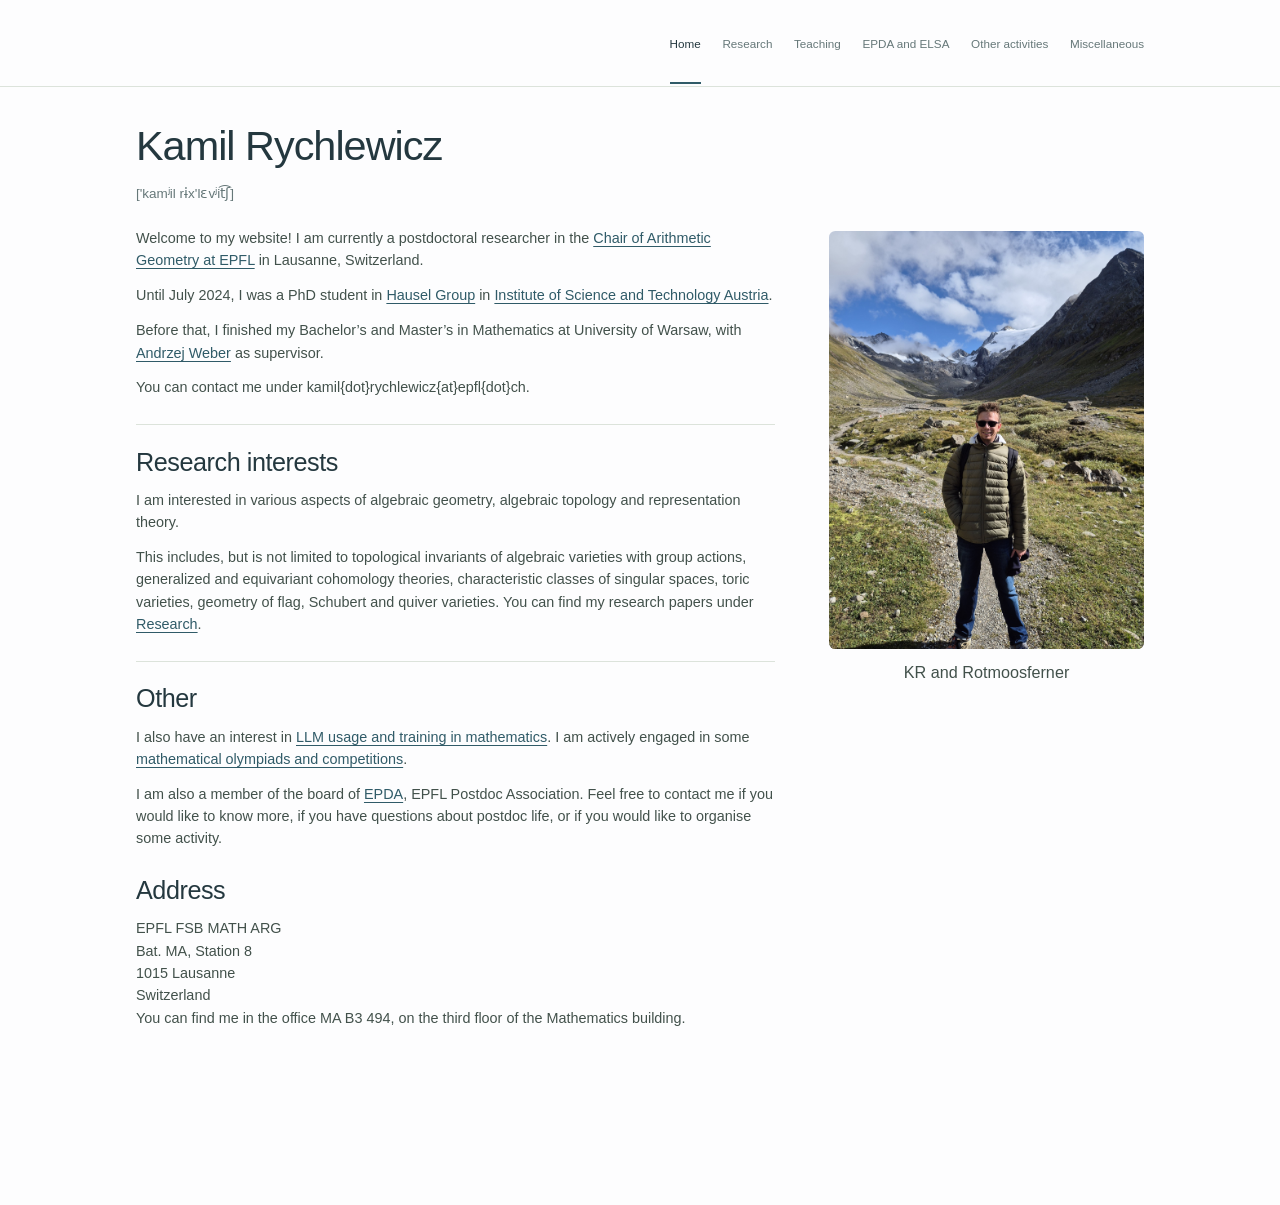
<file: index.html>
<!doctype html>
<html lang="en">
<head>
  <meta charset="utf-8">
  <meta name="viewport" content="width=device-width, initial-scale=1">
  <title>Kamil Rychlewicz</title>
  <link rel="stylesheet" href="styles.css?v=6"> <!-- Import the CSS styles file -->
</head>
<body>
  <a class="skip-link" href="#main">Skip to content</a>
  <script src="header.js"></script>
  <main id="main" class="container" tabindex="-1">
        <h1>Kamil Rychlewicz</h1>
    <p class="pronunciation">['kamʲil rɨx'lɛvʲit͡ʃ]</p>
        <!-- Original introduction; edit the paragraphs directly. -->
    <div class="home-layout">
      <div class="home-text">
        <div id="introduction">
          <div id="about-me">
            <p>Welcome to my website! I am currently a postdoctoral researcher in the <a href="https://www.epfl.ch/labs/arg/">Chair of Arithmetic Geometry at EPFL</a> in Lausanne, Switzerland. </p>
            <p>Until July 2024, I was a PhD student in <a href="https://hausel.ista.ac.at/">Hausel Group</a> in <a href="https://ist.ac.at/">Institute of Science and Technology Austria</a>. </p>
            <p>Before that, I finished my Bachelor’s and Master’s in Mathematics at University of Warsaw, with <a href="https://www.mimuw.edu.pl/~aweber/">Andrzej Weber</a> as supervisor. </p>
            <p>You can contact me under kamil{dot}rychlewicz{at}epfl{dot}ch.</p>
          </div>
          <section id="research-interests" class="section-divider">
            <h2>Research interests</h2>
            <p>I am interested in various aspects of algebraic geometry, algebraic topology and representation theory. </p>
            <p> This includes, but is not limited to topological invariants of algebraic varieties with group actions, generalized and equivariant cohomology theories, characteristic classes of singular spaces, toric varieties, geometry of flag, Schubert and quiver varieties.
You can find my research papers under <a href="research.html">Research</a>.</p>
          <section id="main-other" class="section-divider">
            <h2>Other</h2>
            <p>I also have an interest in <a href="https://github.com/google-deepmind/eval_hub/tree/master/eval_hub/live_math">LLM usage and training in mathematics</a>. I am actively engaged in some <a href=other-activities.html> mathematical olympiads and competitions</a>. </p>
              
            <p>I am also a member of the board of <a href="https://www.epfl.ch/campus/associations/epda/">EPDA</a>, EPFL Postdoc Association. Feel free to contact me if you would like to know more, if you have questions about postdoc life, or if you would like to organise some activity. </p>
          </section>
        </div>
      </div>
      <figure class="photo">
      <img src="nice2.jpg" width="1543" height="2048" alt="Kamil Rychlewicz">
      <figcaption class="photo-caption">KR and Rotmoosferner</figcaption>
    </figure>
    </div>
    <section id="address">
      <h2>Address</h2>
      <p>EPFL FSB MATH ARG <br>
Bat. MA, Station 8 <br>
1015 Lausanne  <br>
Switzerland <br>

You can find me in the office MA B3 494, on the third floor of the Mathematics building.</p>
    </section>
  </main>
</body>
</html>
</file>
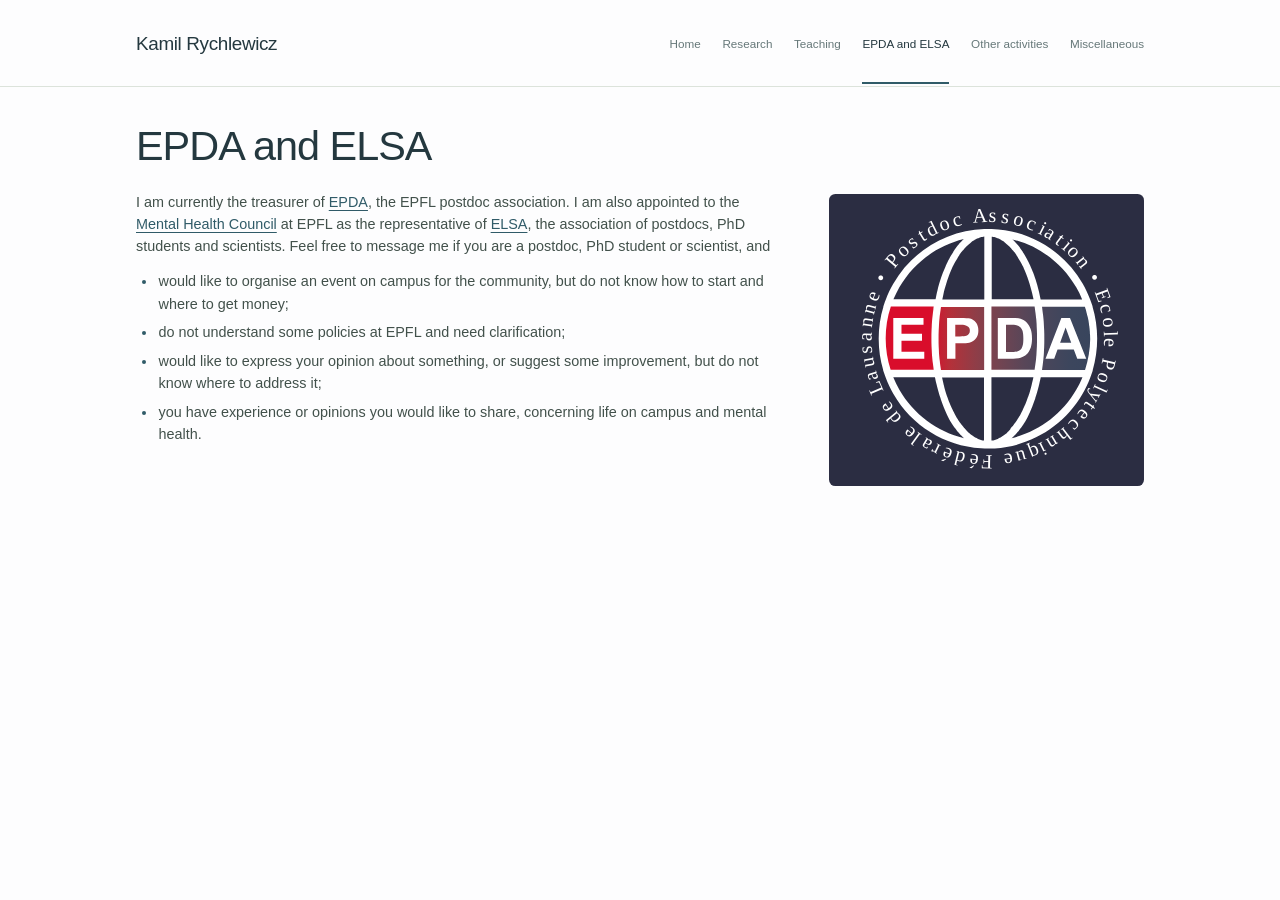
<file: epda-and-elsa.html>
<!doctype html>
<html lang="en">
<head>
  <meta charset="utf-8">
  <meta name="viewport" content="width=device-width, initial-scale=1">
  <title>EPDA and ELSA — Kamil Rychlewicz</title>
  <link rel="stylesheet" href="styles.css?v=6">
</head>
<body>
  <a class="skip-link" href="#main">Skip to content</a>
  <script src="header.js"></script>
  <main id="main" class="container" tabindex="-1">
    <h1>EPDA and ELSA</h1>
    <div class="home-layout">
      <div class="home-text">
    <div id="epda-original">
      <p>I am currently the treasurer of <a href="https://www.epfl.ch/campus/associations/epda/">EPDA</a>, the EPFL postdoc association. I am also appointed to the <a href="https://www.epfl.ch/campus/security-safety/en/health/mental-health-well-being/mental-health-council/">Mental Health Council</a> at EPFL as the representative of <a href="https://www.epfl.ch/campus/associations/elsa/">ELSA</a>, the association of postdocs, PhD students and scientists. Feel free to message me if you are a postdoc, PhD student or scientist, and</p>
    <ul id="epda-topics">
      <li>would like to organise an event on campus for the community, but do not know how to start and where to get money;</li>
      <li>do not understand some policies at EPFL and need clarification;</li>
      <li>would like to express your opinion about something, or suggest some improvement, but do not know where to address it;</li>
      <li>you have experience or opinions you would like to share, concerning life on campus and mental health.</li>
    </ul>
    </div>
    <!-- Add further sections here. -->
      </div>
      <figure class="photo">
      <img src="EPDA.svg" width="1543" height="2048" alt="EPDA">
    </figure>
    </div>
  </main>
</body>
</html>
</file>
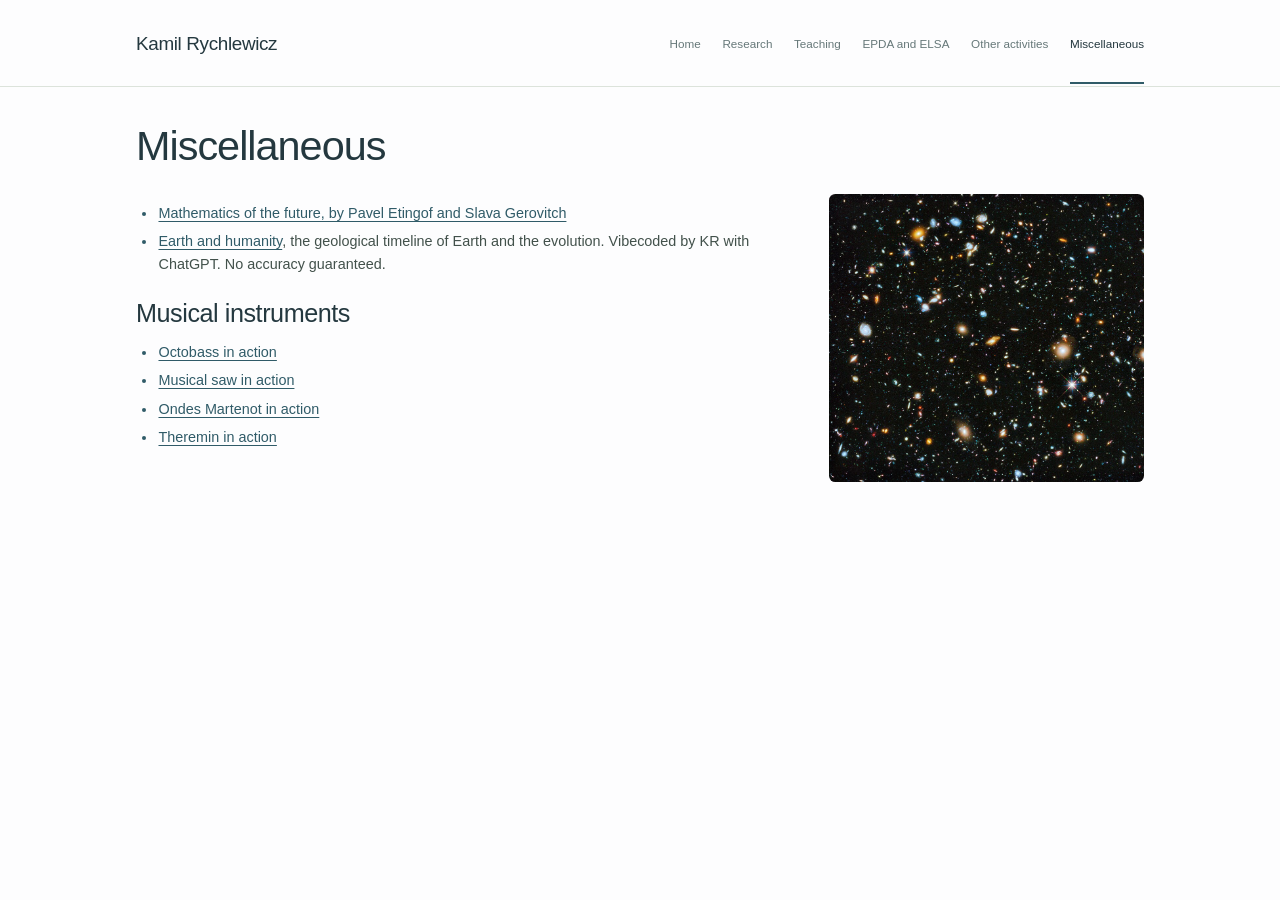
<file: miscellaneous.html>
<!doctype html>
<html lang="en">
<head>
  <meta charset="utf-8">
  <meta name="viewport" content="width=device-width, initial-scale=1">
  <title>Miscellaneous — Kamil Rychlewicz</title>
  <link rel="stylesheet" href="styles.css?v=6">
</head>
<body>
  <a class="skip-link" href="#main">Skip to content</a>
  <script src="header.js"></script>
  <main id="main" class="container" tabindex="-1">
    <h1>Miscellaneous</h1>
    <div class="home-layout">
      <div class="home-text">
    <ul>
    <li><a href = https://math.mit.edu/~etingof/futuremath.pdf target="_blank">Mathematics of the future, by Pavel Etingof and Slava Gerovitch</a></li>
    <li><a href = earth-and-humanity.html target="_blank">Earth and humanity</a>, the geological timeline of Earth and the evolution. Vibecoded by KR with ChatGPT. No accuracy guaranteed.</li>
    </ul>
    <h2>Musical instruments</h2>
    <ul>
    <li><a href=https://www.youtube.com/watch?v=fkYPwbeh9VM target="_blank">Octobass in action</a></li>
    <li><a href=https://www.youtube.com/watch?v=Zgw2IacU25s target="_blank">Musical saw in action</a></li>
    <li><a href=https://www.youtube.com/watch?v=2-easfsrUzk&list=PLZgDvxgjzgXawgHM-6JnVcXE5cufBiRNj target="_blank">Ondes Martenot in action</a></li>
    <li><a href=https://www.youtube.com/watch?v=lY7sXKGZl2w target="_blank">Theremin in action</a></li>
    </ul>
      </div>
      <figure class="photo">
      <img src="universe.jpg" width="960" height="877" alt="Universe">
    </figure>
    </div>
    <!-- Add text, links, lists, and sections here when needed. -->
  </main>
</body>
</html>
</file>
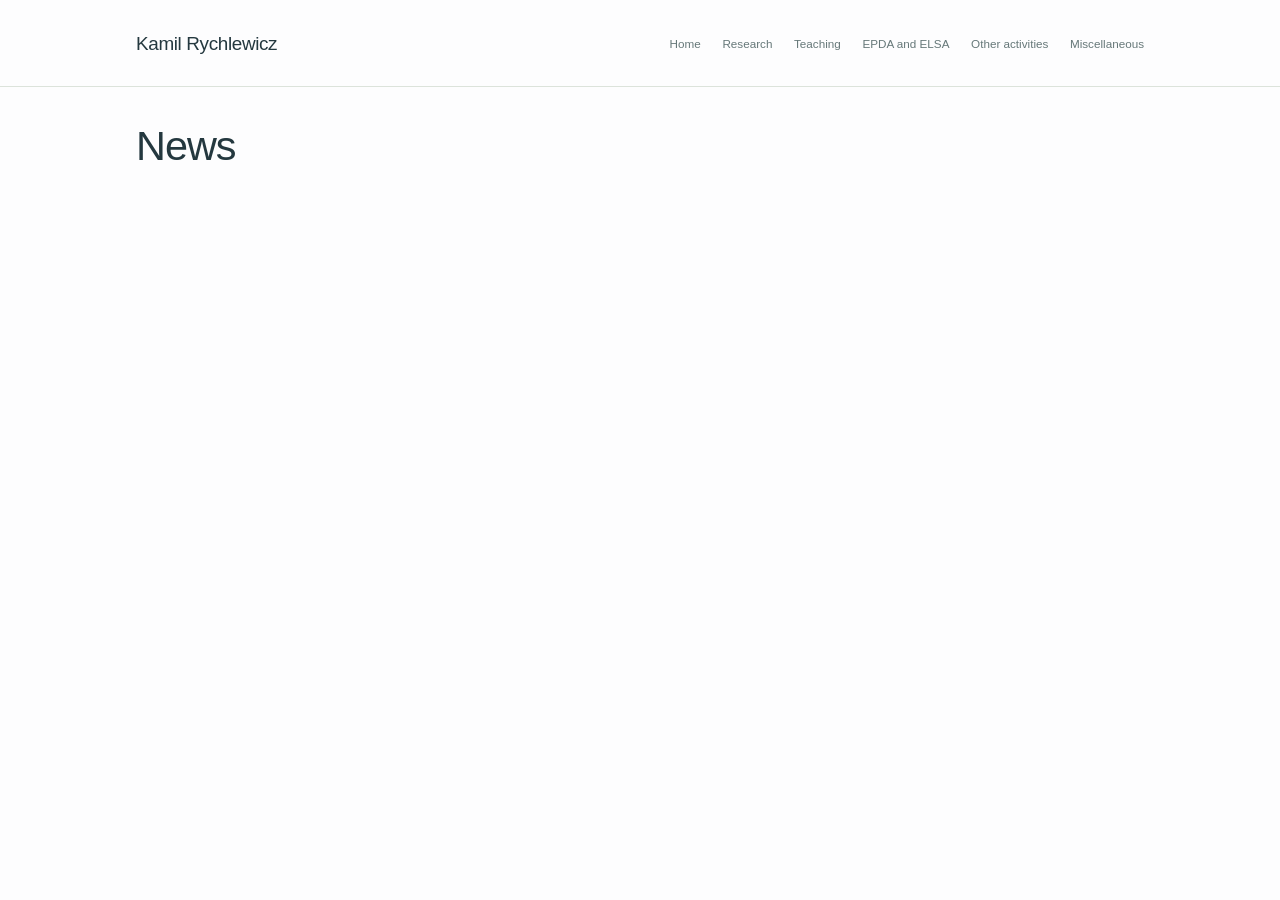
<file: news.html>
<!doctype html>
<html lang="en">
<head>
  <meta charset="utf-8">
  <meta name="viewport" content="width=device-width, initial-scale=1">
  <title>News — Kamil Rychlewicz</title>
  <link rel="stylesheet" href="styles.css?v=6">
</head>
<body>
  <a class="skip-link" href="#main">Skip to content</a>
  <script src="header.js"></script>
  <main id="main" class="container" tabindex="-1">
    <h1>News</h1>
    <!-- Add news here. For example:
    <ul>
      <li><strong>19 October 2026.</strong> Your news item.</li>
    </ul>
    To highlight or hide the News tab globally, see styles.css.
    -->
  </main>
</body>
</html>
</file>
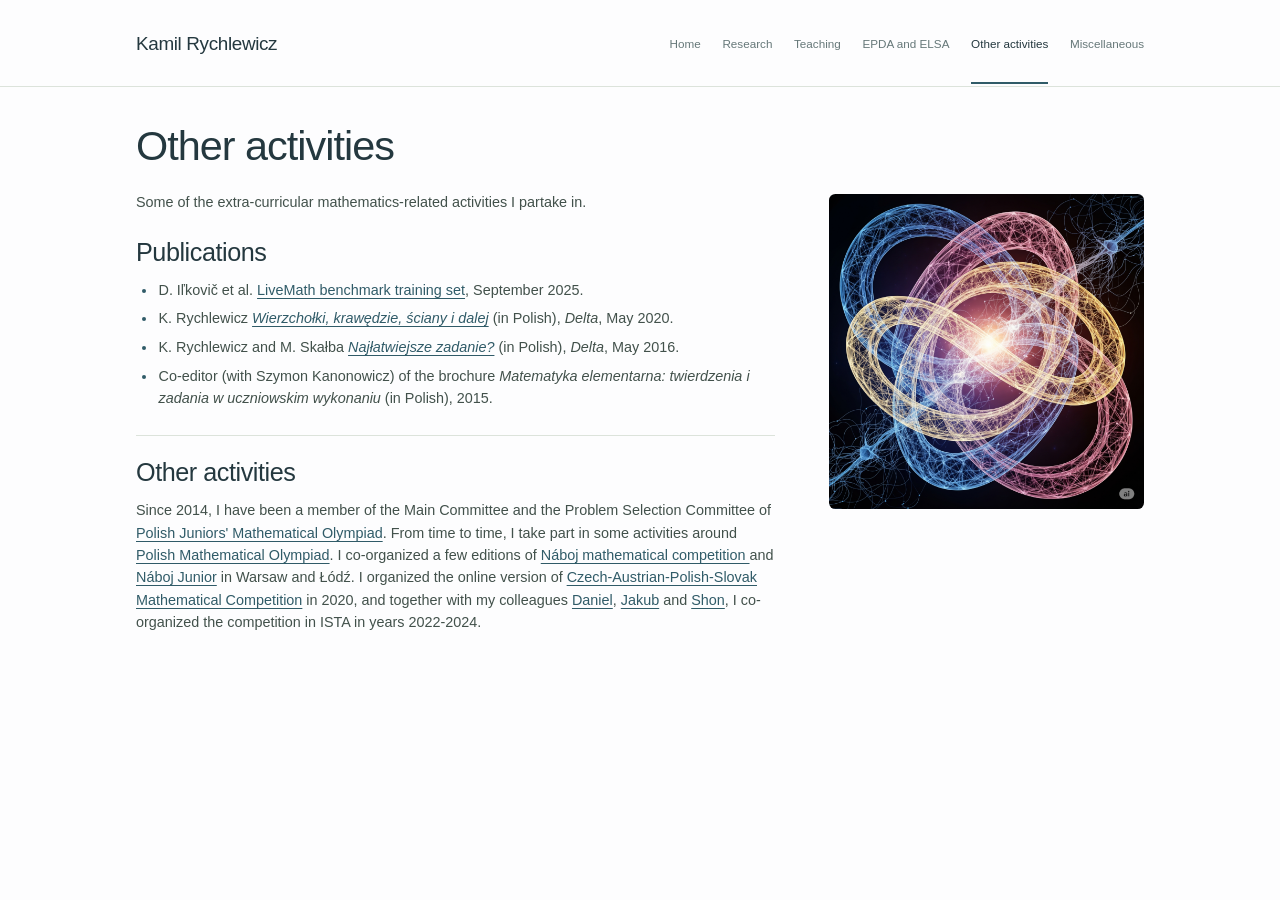
<file: other-activities.html>
<!doctype html>
<html lang="en">
<head>
  <meta charset="utf-8">
  <meta name="viewport" content="width=device-width, initial-scale=1">
  <title>Other activities — Kamil Rychlewicz</title>
  <link rel="stylesheet" href="styles.css?v=6">
</head>
<body>
  <a class="skip-link" href="#main">Skip to content</a>
  <script src="header.js"></script>
  <main id="main" class="container" tabindex="-1">
    <h1>Other activities</h1>
    <div class="home-layout">
      <div class="home-text">
        Some of the extra-curricular mathematics-related activities I partake in.
    <section>
      <h2>Publications</h2>
    <ul id="other-publications">
      <li>D. Iľkovič et al. <a href="https://github.com/google-deepmind/eval_hub/tree/master/eval_hub/live_math">LiveMath benchmark training set</a>, September 2025.</li>
      <li>K. Rychlewicz <em><a href="https://www.deltami.edu.pl/temat/matematyka/geometria/stereometria/2020/04/27/wierzcholki-krawedzie-sciany-i-dalej/">Wierzchołki, krawędzie, ściany i dalej</a></em> (in Polish), <em>Delta</em>, May 2020.</li>
      <li>K. Rychlewicz and M. Skałba <em><a href="https://www.deltami.edu.pl/temat/matematyka/algebra/2016/11/27/Najlatwiejsze_zadanie/">Najłatwiejsze zadanie?</a></em> (in Polish), <em>Delta</em>, May 2016.</li>
      <li>Co-editor (with Szymon Kanonowicz) of the brochure <em>Matematyka elementarna: twierdzenia i zadania w uczniowskim wykonaniu</em> (in Polish), 2015.</li>
    </ul>
    </section>
    <section id="other-activities" class="section-divider">
      <h2>Other activities</h2>
      <p>Since 2014, I have been a member of the Main Committee and the Problem Selection Committee of <a href="https://omj.edu.pl/">Polish Juniors' Mathematical Olympiad</a>. From time to time, I take part in some activities around <a href="https://om.mimuw.edu.pl/"> Polish Mathematical Olympiad</a>. I co-organized a few editions of <a href="https://math.naboj.org">Náboj mathematical competition </a> and <a href="https://junior.naboj.org/"> Náboj Junior</a> in Warsaw and Łódź. I organized the online version of <a href="https://caps.ista.ac.at/">Czech-Austrian-Polish-Slovak Mathematical Competition</a> in 2020, and together with my colleagues <a href="https://www.daniel-holmes.at/">Daniel</a>, <a href="https://jakub-lowit.github.io/">Jakub</a> and <a href="https://ngo-ngocthaison.github.io/">Shon</a>, I co-organized the competition in ISTA in years 2022-2024.</p>
    </section>
    <!-- Add further sections here. -->
      </div>
      <figure class="photo">
      <img src="coverai2.png" width="600" height="600" alt="Kamil Rychlewicz">
    </figure>
    </div>
  </main>
</body>
</html>
</file>
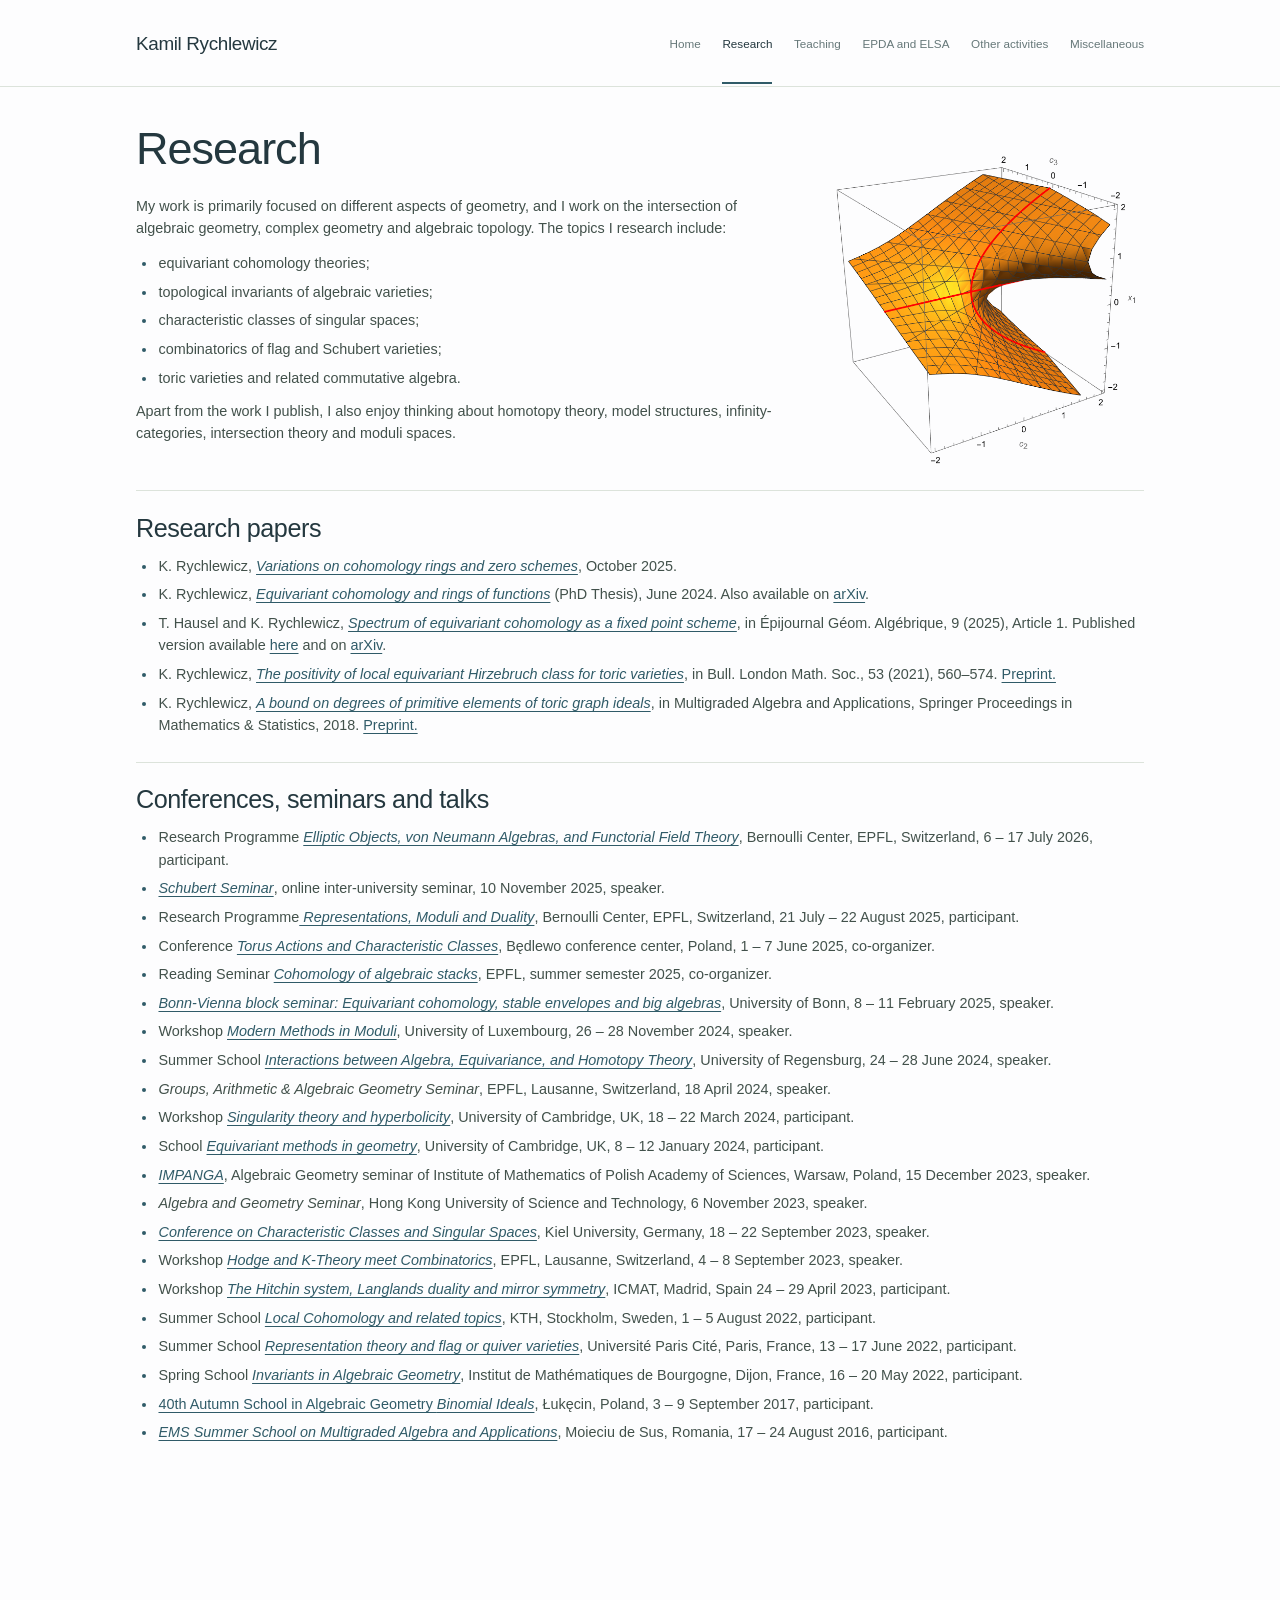
<file: research.html>
<!doctype html>
<html lang="en">
<head>
  <meta charset="utf-8">
  <meta name="viewport" content="width=device-width, initial-scale=1">
  <title>Research — Kamil Rychlewicz</title>
  <link rel="stylesheet" href="styles.css?v=6">
</head>
<body>
  <a class="skip-link" href="#main">Skip to content</a>
  <script src="header.js"></script>
  <main id="main" class="container" tabindex="-1">
    
    <div class="research-layout">
      <div class="research-text">
    <h1>Research</h1>
    
    <div id="research-introduction">
      <p>My work is primarily focused on different aspects of geometry, and I work on the intersection of algebraic geometry, complex geometry and algebraic topology. The topics I research include:
        <ul>
          <li>equivariant cohomology theories; </li>
          <li>topological invariants of algebraic varieties; </li>
          <li>characteristic classes of singular spaces; </li>
          <li>combinatorics of flag and Schubert varieties; </li>
          <li>toric varieties and related commutative algebra. </li>
        </ul>
      <p>Apart from the work I publish, I also enjoy thinking about homotopy theory, model structures, infinity-categories, intersection theory and moduli spaces.</p>
    </div>
  </div>
    <figure class="research-photo">
      <img src="blahtransparent.png" width="616" height="606" alt="Cohomology">
    </figure>
  </div>
    <section id="papers" class="section-divider">
      <h2>Research papers</h2>
    <ul id="Papers">
      <li>K. Rychlewicz, <em><a href="https://arxiv.org/abs/2510.17493">Variations on cohomology rings and zero schemes</a></em>, October 2025.</li>
      <li>K. Rychlewicz, <em><a href="https://arxiv.org/abs/2407.14659">Equivariant cohomology and rings of functions</a></em> (PhD Thesis), June 2024. Also available on <a href="https://arxiv.org/abs/2407.14659">arXiv</a>.</li>
      <li>T. Hausel and K. Rychlewicz, <em><a href="https://epiga.episciences.org/paper/view/id/15180#">Spectrum of equivariant cohomology as a fixed point scheme</a></em>, in Épijournal Géom. Algébrique, 9 (2025), Article 1. Published version available <a href="https://epiga.episciences.org/paper/view/id/15180">here</a> and on <a href="https://arxiv.org/abs/2212.11836">arXiv</a>.</li>
      <li>K. Rychlewicz, <em><a href="https://londmathsoc.onlinelibrary.wiley.com/doi/abs/10.1112/blms.12442">The positivity of local equivariant Hirzebruch class for toric varieties</a></em>, in Bull. London Math. Soc., 53 (2021), 560–574. <a href="https://arxiv.org/abs/1910.10435"> Preprint. </a></li>
      <li>K. Rychlewicz, <em><a href="https://www.springer.com/us/book/9783319904924">A bound on degrees of primitive elements of toric graph ideals</a></em>, in Multigraded Algebra and Applications, <span>Springer Proceedings in Mathematics &amp; Statistics</span>, 2018.  <a href="https://arxiv.org/abs/1701.07137"> Preprint. </a></li>
    </ul>
    <section id="conferences" class="section-divider">
      <h2>Conferences, seminars and talks</h2>
    <ul id="events">
      <li>Research Programme <em><a href="https://sites.google.com/uniroma1.it/enfft">Elliptic Objects, von Neumann Algebras, and Functorial Field Theory</a></em>, Bernoulli Center, EPFL, Switzerland, 6 – 17 July 2026, participant.</li>
      <li><em><a href="https://sites.math.rutgers.edu/~asbuch/schubert/">Schubert Seminar</a></em>, online inter-university seminar, 10 November 2025, speaker.</li>
      <li>Research Programme<em><a href="https://bernoulli.epfl.ch/programs/representations-moduli-and-duality/"> Representations, Moduli and Duality</a></em>, Bernoulli Center, EPFL, Switzerland, 21 July – 22 August 2025, participant.</li>
      <li>Conference <em><a href="https://sites.google.com/impan.pl/tacc"> Torus Actions and Characteristic Classes</a></em>, Będlewo conference center, Poland, 1 – 7 June 2025, co-organizer.</li>
      <li>Reading Seminar <em><a href="https://sites.google.com/view/sergej-monavari-math/cohomology-of-algebraic-stacks">Cohomology of algebraic stacks</a></em>, EPFL, summer semester 2025, co-organizer.</li>
      <li><em><a href="https://aminets.me/other/Bonn-Vienna">Bonn-Vienna block seminar: Equivariant cohomology, stable envelopes and big algebras</a></em>, University of Bonn, 8 – 11 February 2025, speaker.</li>
      <li>Workshop <em><a href="https://moduli-2024.ncag.info/">Modern Methods in Moduli</a></em>, University of Luxembourg, 26 – 28 November 2024, speaker.</li>
      <li>Summer School <em><a href="https://sfb-higher-invariants.app.uni-regensburg.de/index.php?title=Page_Interactions_between_algebra_equivariance_and_homotopy_theory_Summer_School">   Interactions between Algebra, Equivariance, and Homotopy Theory</a></em>, University of Regensburg, 24 – 28 June 2024, speaker.</li>
      <li><em>Groups, Arithmetic &amp; Algebraic Geometry Seminar</em>, EPFL, Lausanne, Switzerland, 18 April 2024, speaker.</li>
      <li>Workshop <em><a href="https://www.newton.ac.uk/event/emgw03/"> Singularity theory and hyperbolicity</a></em>, University of Cambridge, UK, 18 – 22 March 2024, participant.</li>
      <li>School <em><a href="https://www.newton.ac.uk/event/emgw01/">Equivariant methods in geometry</a></em>, University of Cambridge, UK, 8 – 12 January 2024, participant.</li>
      <li><em><a href="https://www.impan.pl/~impanga/">IMPANGA</a></em>, Algebraic Geometry seminar of Institute of Mathematics of Polish Academy of Sciences, Warsaw, Poland, 15 December 2023, speaker.</li>
      <li><em>Algebra and Geometry Seminar</em>, Hong Kong University of Science and Technology, 6 November 2023, speaker.</li>
      <li><em><a href="https://www.math.uni-kiel.de/geometrie/de/essig/conferences/charclasses2023conf">Conference on Characteristic Classes and Singular Spaces</a></em>, Kiel University, Germany, 18 – 22 September 2023, speaker.</li>
      <li>Workshop <em><a href="https://sites.google.com/view/hodge-k-theory-combinatorics">Hodge and K-Theory meet Combinatorics</a></em>, EPFL, Lausanne, Switzerland, 4 – 8 September 2023, speaker.</li>
      <li>Workshop <em><a href="https://www.icmat.es/RT/2023/RPMSGS/hs.php">The Hitchin system, Langlands duality and mirror symmetry</a></em>, ICMAT, Madrid, Spain 24 – 29 April 2023, participant.</li>
      <li>Summer School <em><a href="https://sites.google.com/view/smc2022">Local Cohomology and related topics</a></em>, KTH, Stockholm, Sweden, 1 – 5 August 2022, participant.</li>
      <li>Summer School <em><a href="https://school2022.sciencesconf.org/">Representation theory and flag or quiver varieties</a></em>, Université Paris Cité, Paris, France, 13 – 17 June 2022, participant.</li>
      <li>Spring School <em><a href="https://school-iag2020.math.cnrs.fr/">Invariants in Algebraic Geometry</a></em>, Institut de Mathématiques de Bourgogne, Dijon, France, 16 – 20 May 2022, participant.</li>
      <li><a href="https://www.mimuw.edu.pl/~marysia/Lukecin17.html">40th Autumn School in Algebraic Geometry <em>Binomial Ideals</em></a>, Łukęcin, Poland, 3 – 9 September 2017, participant.</li>
      <li><em><a href="http://math.univ-ovidius.ro/sna/edition.aspx?itemID=10">EMS Summer School on Multigraded Algebra and Applications</a></em>, Moieciu de Sus, Romania, 17 – 24 August 2016, participant.</li>
    </ul>
    </section>
  </main>
</body>
</html>
</file>
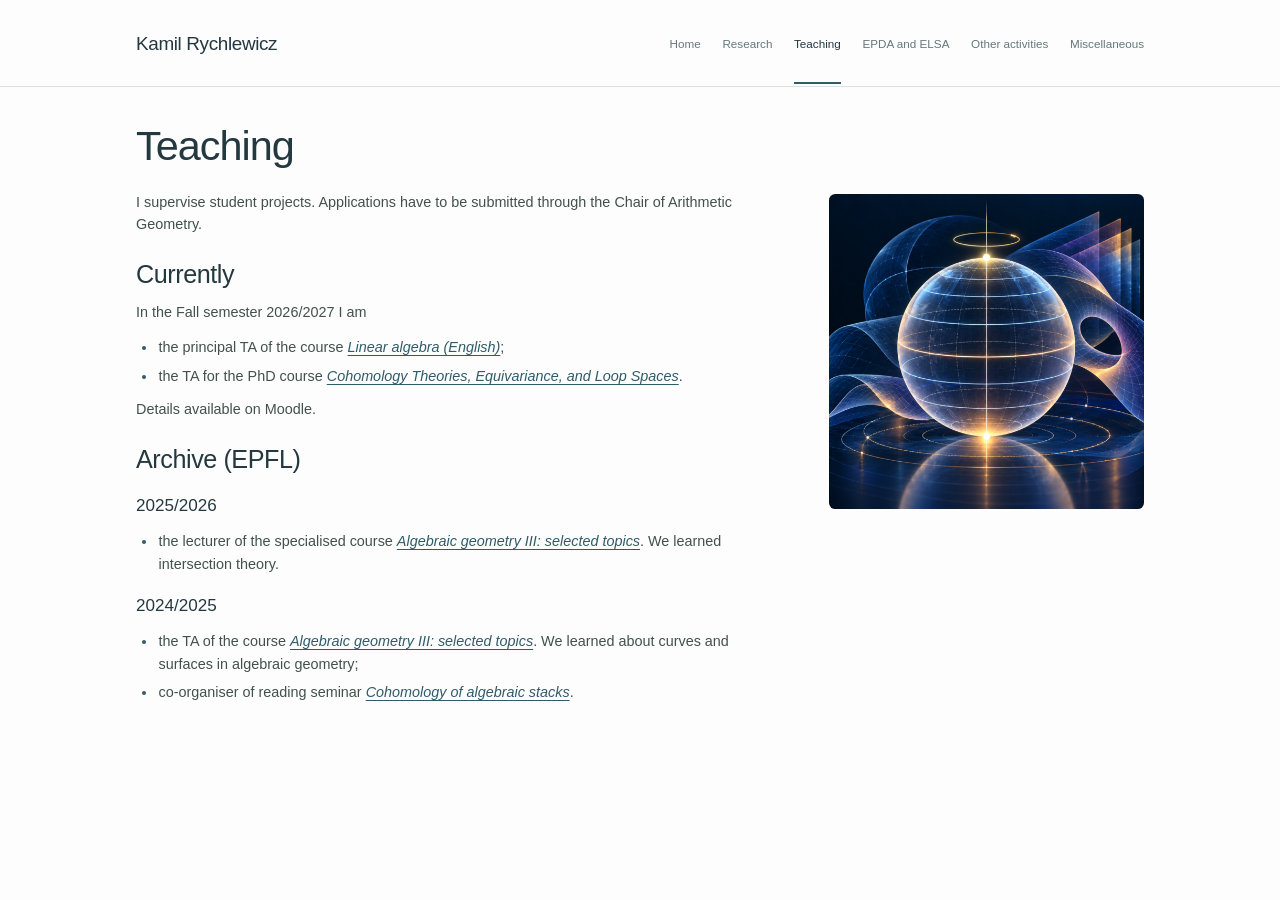
<file: teaching.html>
<!doctype html>
<html lang="en">
<head>
  <meta charset="utf-8">
  <meta name="viewport" content="width=device-width, initial-scale=1">
  <title>Teaching — Kamil Rychlewicz</title>
  <link rel="stylesheet" href="styles.css?v=6">
</head>
<body>
  <a class="skip-link" href="#main">Skip to content</a>
  <script src="header.js"></script>
  <main id="main" class="container" tabindex="-1">
    <h1>Teaching</h1>
    <div class="home-layout">
      <div class="home-text">
        <p> I supervise student projects. Applications have to be submitted through the Chair of Arithmetic Geometry. </p>
     <h2>Currently</h2>
      <p>
        In the Fall semester 2026/2027 I am
        <ul>
          <li> the principal TA of the course <em><a href="https://edu.epfl.ch/coursebook/en/linear-algebra-english-MATH-111-EN"> Linear algebra (English)</a></em>; </li>
          <li> the TA for the PhD course <em><a href="https://edu.epfl.ch/studyplan/en/doctoral_school/mathematics/coursebook/cohomology-theories-equivariance-and-loop-spaces-MATH-749"> Cohomology Theories, Equivariance, and Loop Spaces</a></em>.</li>
        </ul>
    Details available on Moodle.
      </p>
      <h2> Archive (EPFL) </h2>

      <h3> 2025/2026 </h3>
      <ul>
          <li> the lecturer of the specialised course <em><a href="https://edu.epfl.ch/coursebook/en/algebraic-geometry-iii-selected-topics-MATH-535">Algebraic geometry III: selected topics</a></em>. We learned intersection theory. </li>
      </ul>
      <h3> 2024/2025 </h3>
      <ul>
          <li> the TA of the course <em><a href="https://edu.epfl.ch/coursebook/en/algebraic-geometry-iii-selected-topics-MATH-535">Algebraic geometry III: selected topics</a></em>. We learned about curves and surfaces in algebraic geometry; </li>
          <li> co-organiser of reading seminar <em><a href="https://sites.google.com/view/sergej-monavari-math/cohomology-of-algebraic-stacks">Cohomology of algebraic stacks</a></em>. </li>
      </ul>

      </div>
      <figure class="photo">
      <img src="sfera2.png" width="600" height="600" alt="Equivariance">
    </figure>
    </div>
  </main>
</body>
</html>
</file>
<file: styles.css>
/* Shared palette and typography. Page content lives in the HTML files. */
:root {
  --background: #fdfdfe;
  --ink: #24383f;
  --body: #42514b;
  --muted: #667879;
  --accent: #305b68;
  --accent-hover: #1d3c4e;
  --line: #dce3db;
  --serif: Helvetica, 'Times New Roman', serif;
  --helv: Georgia, Helvetica, serif;
  --sans: 'Verdana', Helvetica,  sans-serif; /*-apple-system, BlinkMacSystemFont, 'Segoe UI', Arial*/
  --width: 1120px;
}

* { box-sizing: border-box; }

/* Default scale of the whole website. Set this to 100% for full size. */
 html { zoom: 90%; } 

body {
  margin: 0;
  color: var(--body);
  background: var(--background);
  font: 16px/1.55 var(--sans);
  -webkit-font-smoothing: antialiased;
}
::selection { background: #dbe9de; color: var(--ink); }
a { color: var(--accent); text-decoration-thickness: 1px; text-underline-offset: 3px; }
a:hover { color: var(--accent-hover); }
a:focus-visible { outline: 2px solid var(--accent); outline-offset: 4px; }
img { display: block; max-width: 100%; }
h1, h2, h3 { color: var(--ink); font-weight: 400; }
h1, h2 { font-family: var(--serif); }
h1 { margin: 0 0 22px; font-size: clamp(34px, 4.4vw, 46px); letter-spacing: -1.1px; line-height: 1.15; }
h2 { margin: 26px 0 12px; font-size: 28px; letter-spacing: -.5px; line-height: 1.25; }
h3 { margin: 20px 0 10px; font-size: 19px; }
p { margin: 0 0 14px; }
ul { margin: 12px 0; padding-left: 23px; }
li { margin: 7px 0; padding-left: 2px; }
li::marker { color: var(--accent); }
.container { width: min(var(--width), calc(100% - 96px)); margin-inline: auto; }
.site-header { border-bottom: 1px solid var(--line); }
.header-inner { min-height: 96px; display: flex; align-items: center; justify-content: space-between; gap: 30px; }
.site-name { color: var(--ink); text-decoration: none; font-family: var(--helv); font-size: 21px; letter-spacing: -.4px; white-space: nowrap; }
.site-nav { display: flex; flex-wrap: wrap; align-items: center; gap: 24px; }
.site-nav a { position: relative; display: block; padding: 35px 0 33px; color: var(--muted); font-size: 13px; font-weight: 500; text-decoration: none; white-space: nowrap; }
.site-nav a:hover, .site-nav a[aria-current="page"] { color: var(--ink); }
.site-nav a[aria-current="page"]::after { content: ''; position: absolute; bottom: -1px; height: 2px; left: 0; right: 0; background: var(--accent); }

/* Uncomment this rule to make News red when there is something to announce.
.site-nav a.news-link {
  color: #b00000;
  font-weight: bold;
}
*/

/* Alternatively, uncomment this rule to hide News from every page's menu.
*/
.site-nav a.news-link {
  display: none;
}

main { padding-top: 40px; padding-bottom: 48px; }
.home-layout { display: grid; grid-template-columns: minmax(0, 1fr) 350px; gap: 60px; align-items: start; }
.home-text { min-width: 0; }
.home-text h1 { font-size: clamp(36px, 4.7vw, 50px); }
.research-layout { display: grid; grid-template-columns: minmax(0, 1fr) 350px; gap: 60px; align-items: start; }
.research-text { min-width: 0; }
.research-text h1 { font-size: clamp(36px, 4.7vw, 50px); }
.pronunciation { color: var(--muted); font-size: 15px; margin: -8px 0 25px; }
.photo { margin: 4px 0 0; }
.photo img { width: 350px; height: auto; border-radius: 7px; }
.photo figcaption { /*color: var(--muted);*/ margin-top: 12px; }
.photo-caption {
  font-size: 18px;
  text-align: center;
}
.research-photo { margin: 35px 0 0; }
.research-photo img { width: 350px; height: auto; border-radius: 5px; }
.research-photo figcaption { /*color: var(--muted);*/ margin-top: 12px; }

/* Subtle horizontal rules separate successive sections. */
.section-divider { border-top: 1px solid var(--line); padding-top: 24px; margin-top: 28px; }
.section-divider > h2:first-child { margin-top: 0; }
.section-divider > :last-child { margin-bottom: 0; }
#address { margin-top: 28px; }
#address h2 { margin-top: 0; }

.skip-link { position: fixed; left: 20px; top: -80px; z-index: 10; padding: 10px 18px; color: white; background: var(--ink); }
.skip-link:focus { top: 12px; color: white; }

@media (max-width: 1050px) {
  .container { width: calc(100% - 64px); }
  .home-layout { grid-template-columns: minmax(0, 1fr) 300px; gap: 40px; }
  .research-layout { grid-template-columns: minmax(0, 1fr) 300px; gap: 40px; }
  .photo img { width: 300px; }
  .research-photo img { width: 300px; }
  .site-nav { gap: 18px; }
}
@media (max-width: 980px) {
  .header-inner { flex-direction: column; align-items: flex-start; gap: 0; min-height: auto; padding-top: 19px; }
  .site-nav { gap: 22px; }
  .site-nav a { padding: 15px 0 13px; font-size: 12px; }
}
@media (max-width: 720px) {
  .home-layout { grid-template-columns: 1fr; gap: 28px; }
  .research-layout { grid-template-columns: 1fr; gap: 28px; }
  .photo { max-width: 350px; }
  .photo img { width: 100%; }
  .research-photo { max-width: 350px; }
  .research-photo img { width: 100%; }
}
@media (max-width: 600px) {
  .container { width: calc(100% - 40px); }
  .site-nav { gap: 0 19px; padding-bottom: 5px; }
  .site-nav a { padding: 10px 0 8px; font-size: 11px; }
  main { padding-top: 28px; padding-bottom: 32px; }
  body { font-size: 15px; }
  .section-divider { padding-top: 20px; margin-top: 24px; }
  h2 { font-size: 26px; }
  a { overflow-wrap: anywhere; }
}
@media print {
  body { color: black; background: white; }
  .container { width: 100%; }
  .site-header, .skip-link { display: none; }
  main { padding: 0; }
  a { color: inherit; }
  li { break-inside: avoid; }
}
</file>
